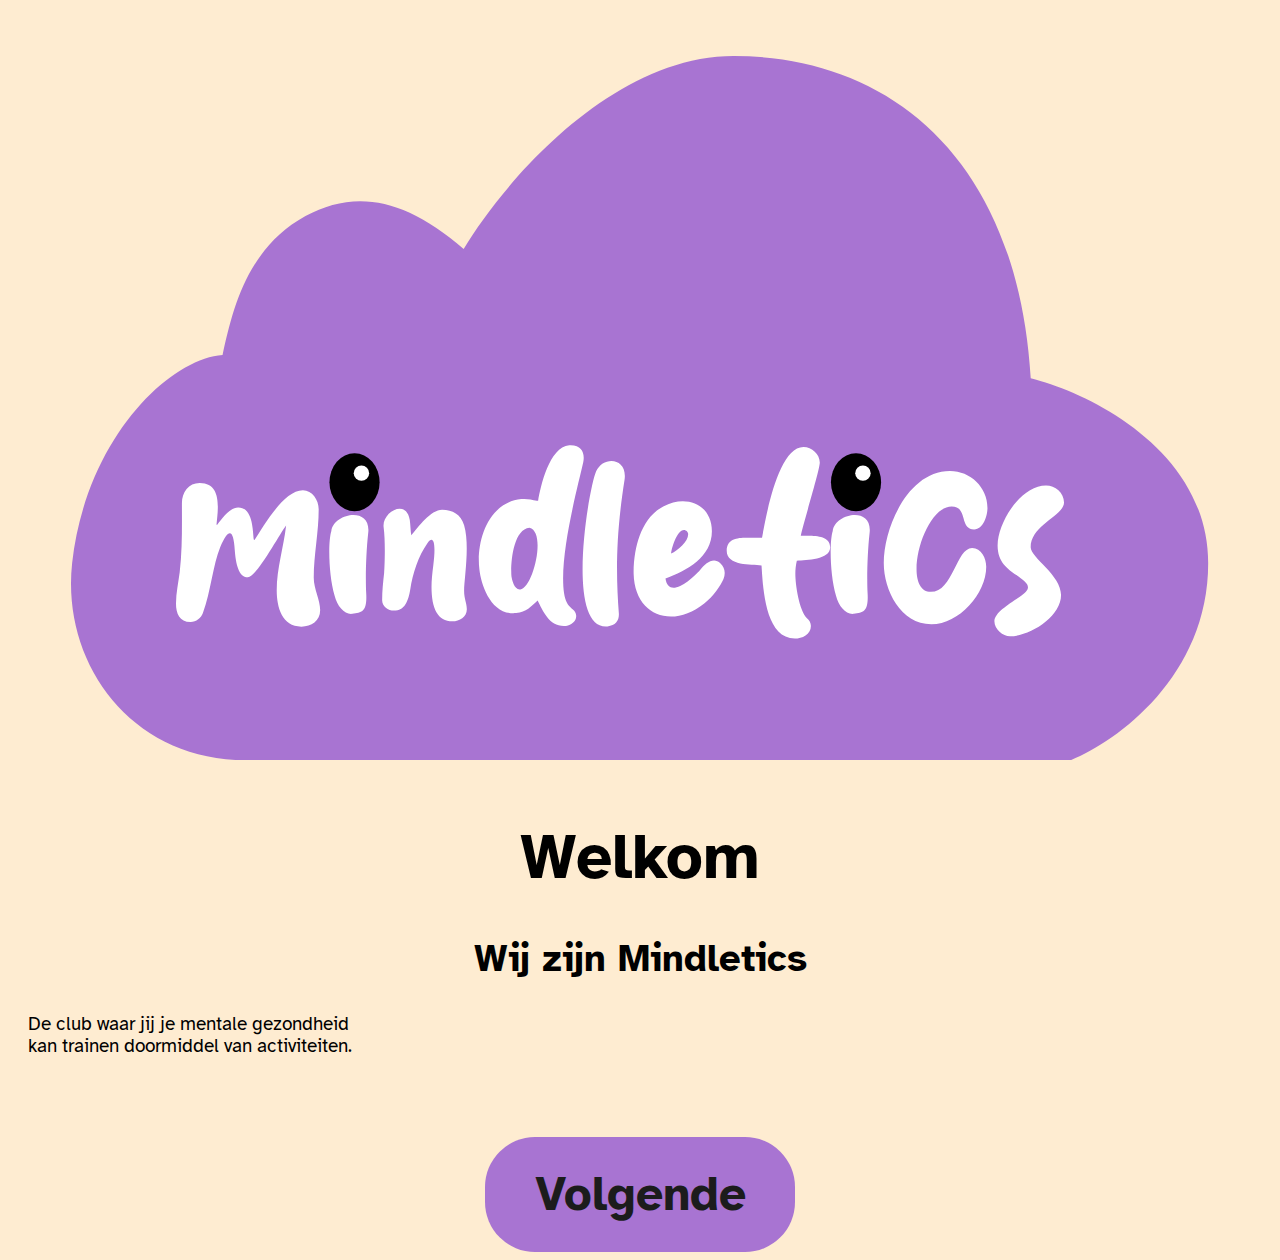
<file: index.html>
<!DOCTYPE html>
<html lang="en">
<head>
    <meta charset="UTF-8">
    <meta name="viewport" content="width=device-width, initial-scale=1.0">
    <title>Document</title>
    <link rel="stylesheet" href="index.css">
    <link rel="stylesheet" href="normalize.css">
    <link rel="preconnect" href="https://fonts.googleapis.com">
<link rel="preconnect" href="https://fonts.gstatic.com" crossorigin>
<link href="https://fonts.googleapis.com/css2?family=Atkinson+Hyperlegible:ital,wght@0,400;0,700;1,400;1,700&display=swap" rel="stylesheet">
</head>
<body>
    <header>
        <div>
        <img src="Mediafolder/cloud.svg" alt=""></div>
    </header>
    <main><div>
        <h1>
           Welkom
        </h1>
        <h2>Wij zijn Mindletics</h2>
        <p>De club waar jij je mentale gezondheid<br> kan trainen doormiddel van activiteiten.</p>
    </div>
    <div class="volgende">
        <a href="">Volgende</a>
    </div>
    </main>
</body>
</html>
</file>
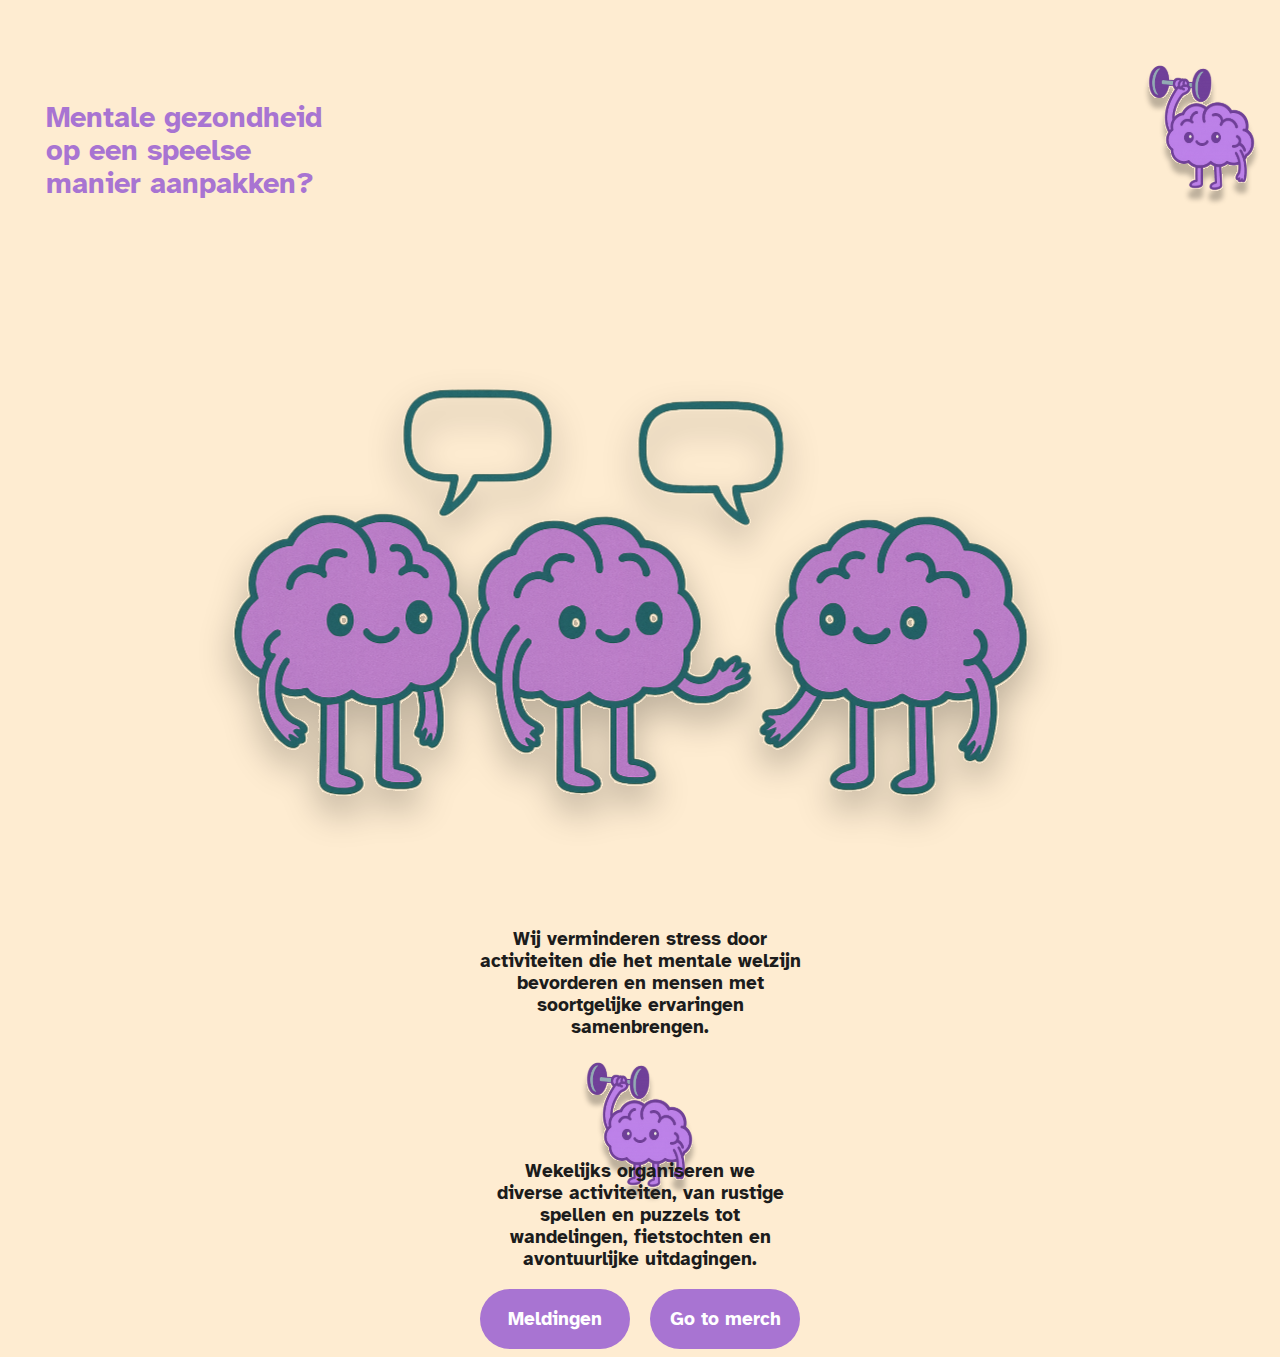
<file: home.html>
<!DOCTYPE html>
<html lang="en">
<head>
    <meta charset="UTF-8">
    <meta name="viewport" content="width=device-width, initial-scale=1.0">
    <title>Home</title>
    <link rel="stylesheet" href="style.css">
    <link rel="stylesheet" href="normalize.css">
    <link rel="preconnect" href="https://fonts.googleapis.com">
<link rel="preconnect" href="https://fonts.gstatic.com" crossorigin>
<link href="https://fonts.googleapis.com/css2?family=Atkinson+Hyperlegible:ital,wght@0,400;0,700;1,400;1,700&display=swap" rel="stylesheet">
</head>
<body>
    <header class="homeh">
        <h1>
            Mentale gezondheid<br> op een speelse<br> manier aanpakken?
        </h1>
        <img src="Mediafolder/dumbell.svg" alt="">
    </header>
    <main class="homem">
        <div class="samenbrengen">
        <img src="Mediafolder/talking.svg" alt="">
        <p>Wij verminderen stress door<br> activiteiten die het mentale welzijn<br> bevorderen en mensen met<br> soortgelijke ervaringen<br> samenbrengen.</p>
    </div>
    <div class="activiteiten">
        <img src="Mediafolder/dumbell.svg" alt="">
        <p>Wekelijks organiseren we<br> diverse activiteiten, van rustige<br> spellen en puzzels tot<br> wandelingen, fietstochten en<br> avontuurlijke uitdagingen.</p>
    </div>
    <div class="links2">
        <a href="meldingen1.html">Meldingen</a>
        <a href="merch.html">Go to merch</a>

    </div>
    </main>
</body>
</html>
</file>
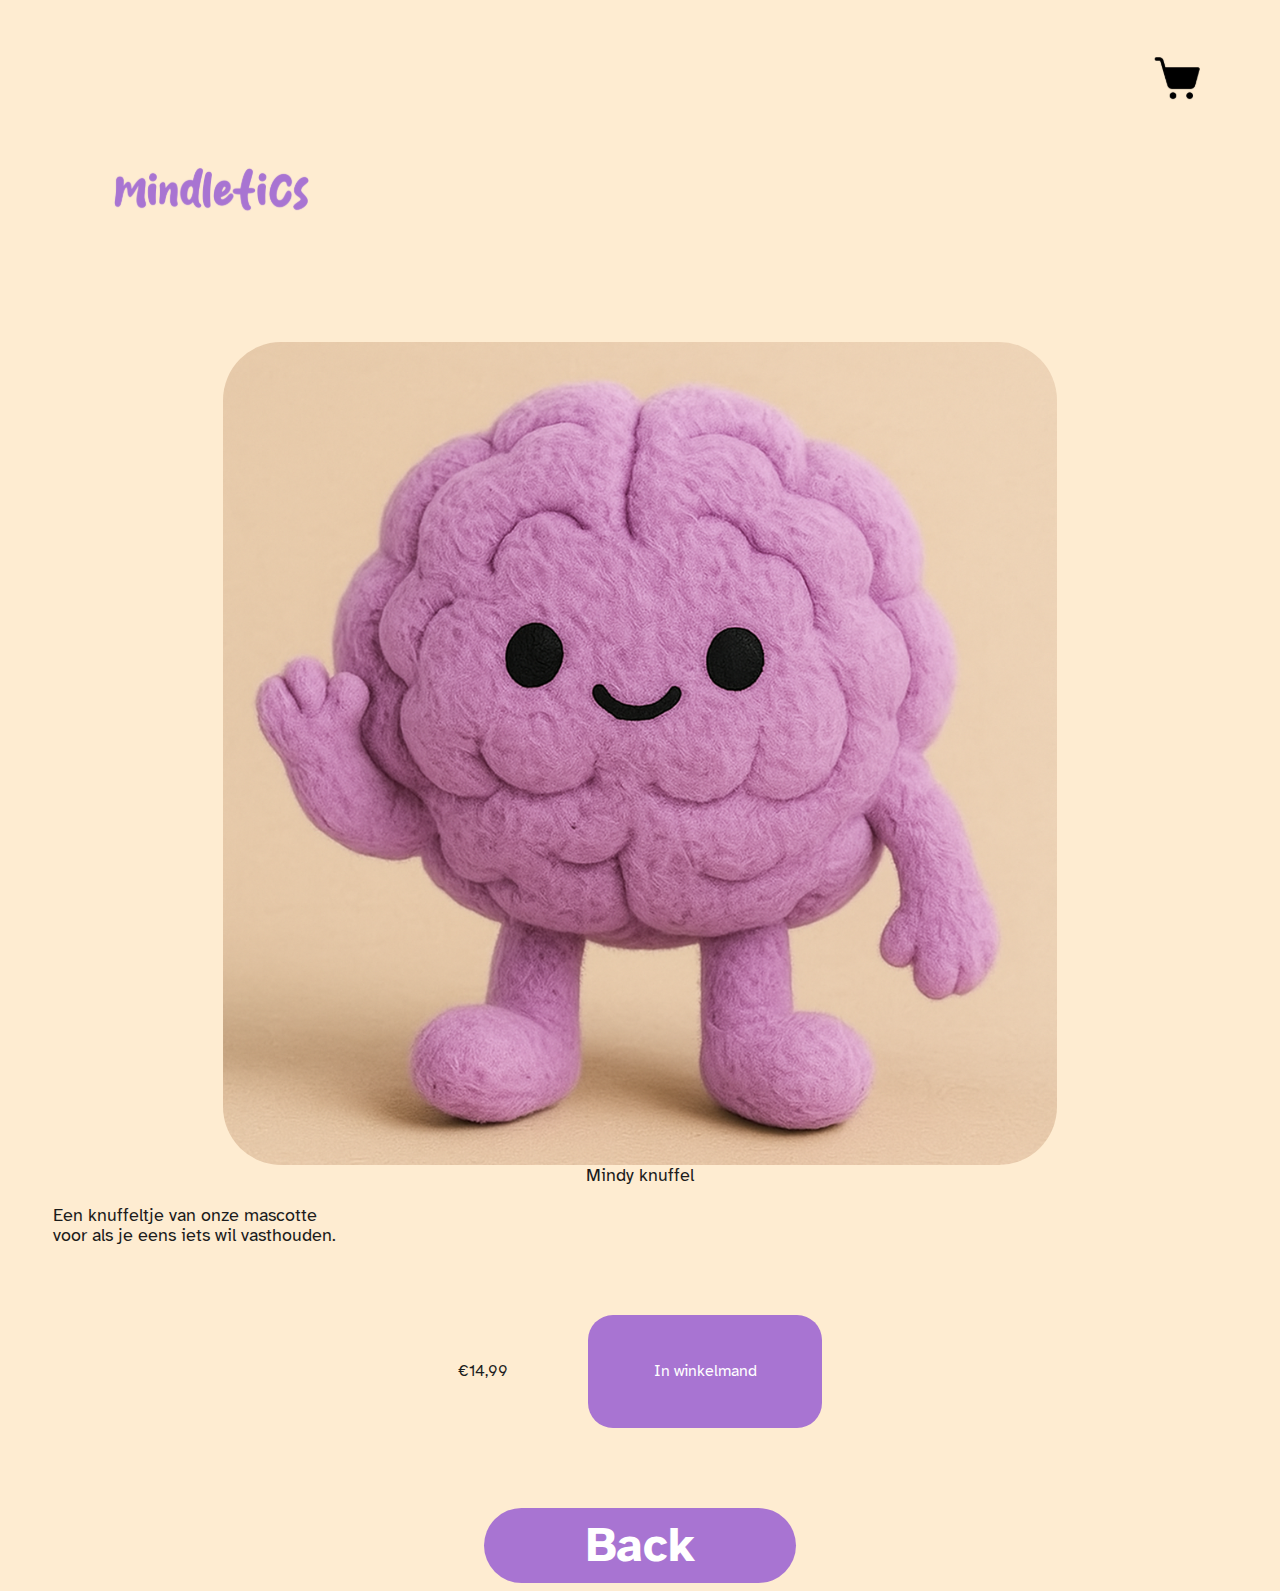
<file: knuffel.html>
<!DOCTYPE html>
<html lang="en">
<head>
    <meta charset="UTF-8">
    <meta name="viewport" content="width=device-width, initial-scale=1.0">
    <title>Document</title>
    <link rel="stylesheet" href="style.css">
    <link rel="stylesheet" href="normalize.css">
    <link rel="preconnect" href="https://fonts.googleapis.com">
<link rel="preconnect" href="https://fonts.gstatic.com" crossorigin>
<link href="https://fonts.googleapis.com/css2?family=Atkinson+Hyperlegible:ital,wght@0,400;0,700;1,400;1,700&display=swap" rel="stylesheet">
</head>
<body>
    <header>
        <nav class="merchnav">
            <div>
                <a href="home.html"><img class="logo1"src="Mediafolder/logo.svg" alt=""></a>
                <a href=""><img class="cart" src="Mediafolder/Shopping Cart-1.svg" alt=""></a>
            </div></nav>
    </header>
    <main>
        <div class="knuffeldiv">
            <img class="knuffeltje" src="Mediafolder/knuffel.svg" alt="">
            <p>Mindy knuffel</p>
            <p class="uitleg">Een knuffeltje van onze mascotte<br> voor als je eens iets wil vasthouden.</p>
        </div>
        <div class="prijs">
            <p>€14,99</p>
            <a class="winkelmand"href="#">In winkelmand</a>
        </div>
        <div class="back"><a href="merch.html">Back</a></div>
    </main>
</body>
</html>
</file>
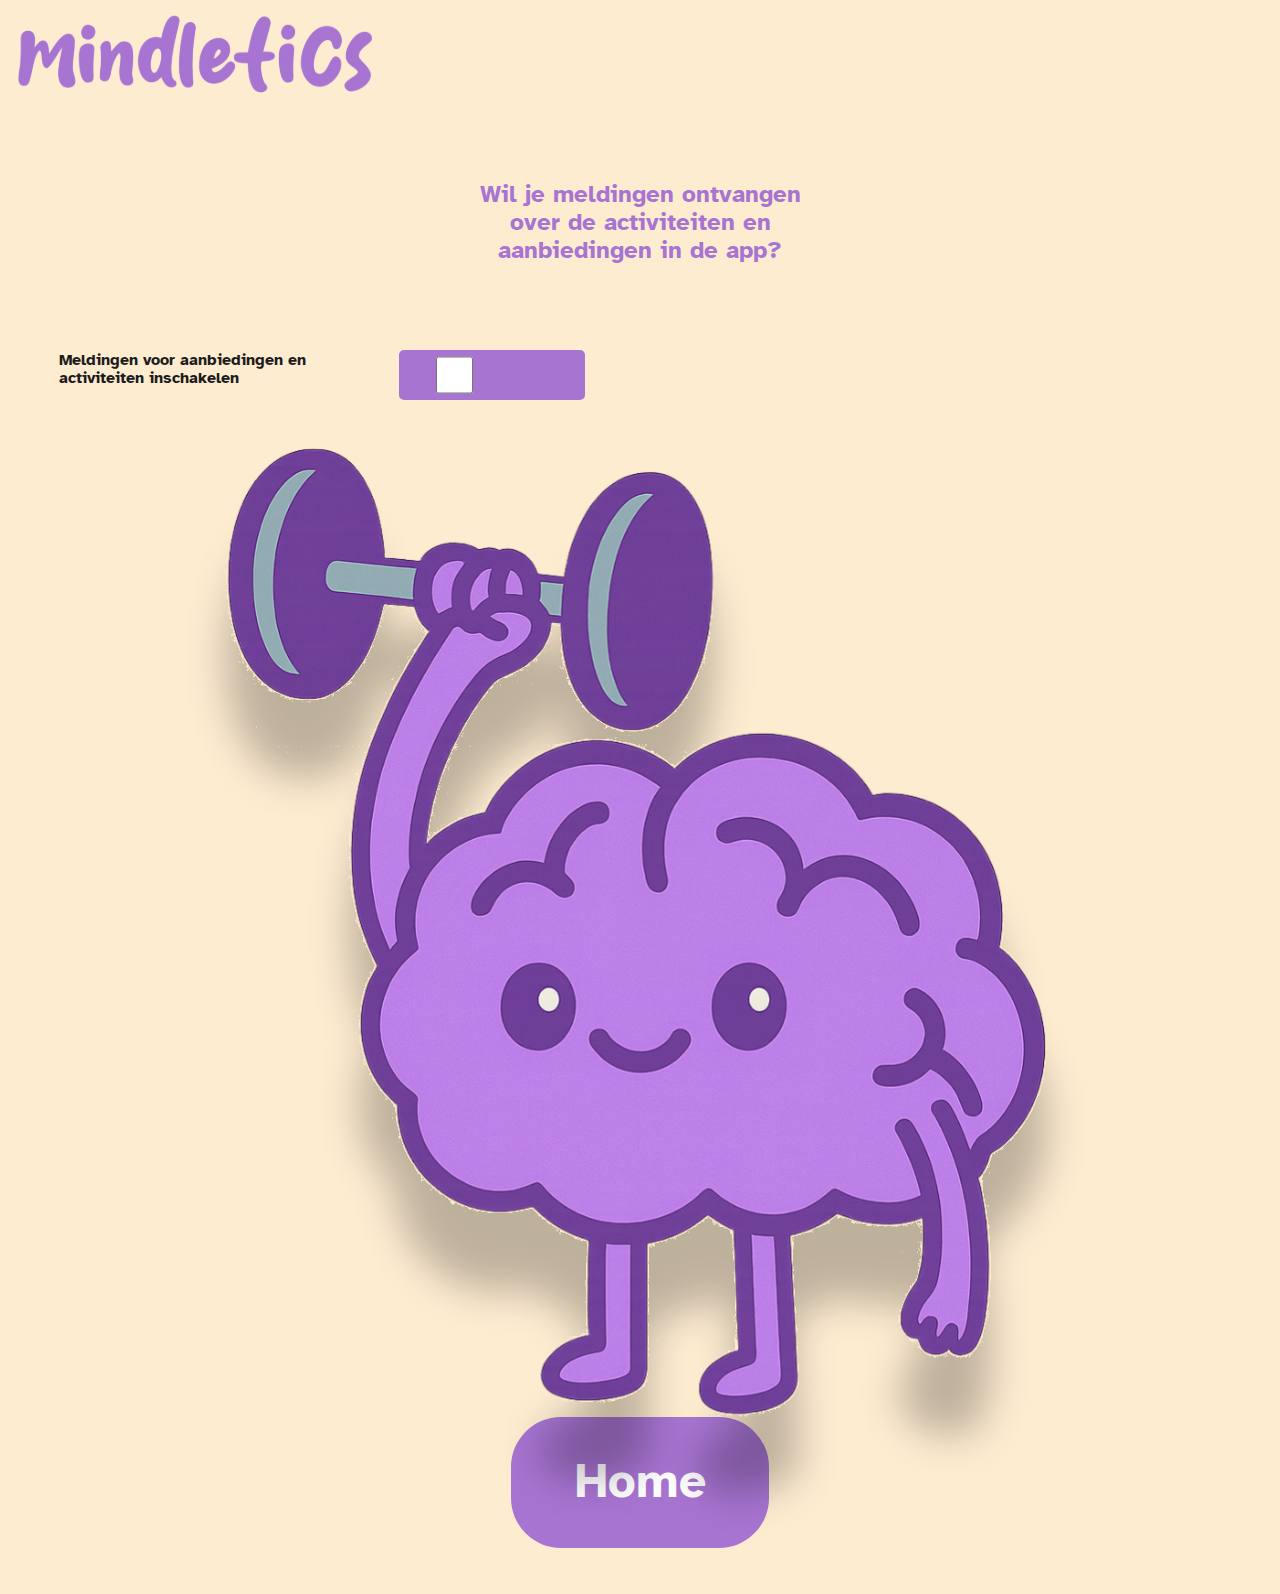
<file: meldingen1.html>
<!DOCTYPE html>
<html lang="en">
<head>
    <meta charset="UTF-8">
    <meta name="viewport" content="width=device-width, initial-scale=1.0">
    <title>Meldingen</title>
    <link rel="stylesheet" href="style.css">
    <link rel="stylesheet" href="normalize.css">
    <link rel="preconnect" href="https://fonts.googleapis.com">
<link rel="preconnect" href="https://fonts.gstatic.com" crossorigin>
<link href="https://fonts.googleapis.com/css2?family=Atkinson+Hyperlegible:ital,wght@0,400;0,700;1,400;1,700&display=swap" rel="stylesheet">
</head>
<body>
    <header class="logo2">
        <a href="home.html"><img src="Mediafolder/logo.svg" alt=""></a>
    </header>
    <main>
        <div class="vraag">
            <h2>Wil je meldingen ontvangen<br> over de activiteiten en<br> aanbiedingen in de app?</h2>
        </div>
        <div class="action">
            <p>Meldingen voor aanbiedingen en<br>activiteiten inschakelen </p>
            <div class="check"><label for="checkbox"class="chechboxlabel"></label>
            <input type="checkbox"></div>
            </div>
            <div class="dumbell1"><img src="Mediafolder/dumbell.svg" alt=""></div>
            <div class="homebtndiv1">
                <a class="homebtn1"href="home.html">Home</a>
            </div>
    </main>
    
</body>
</html>
</file>
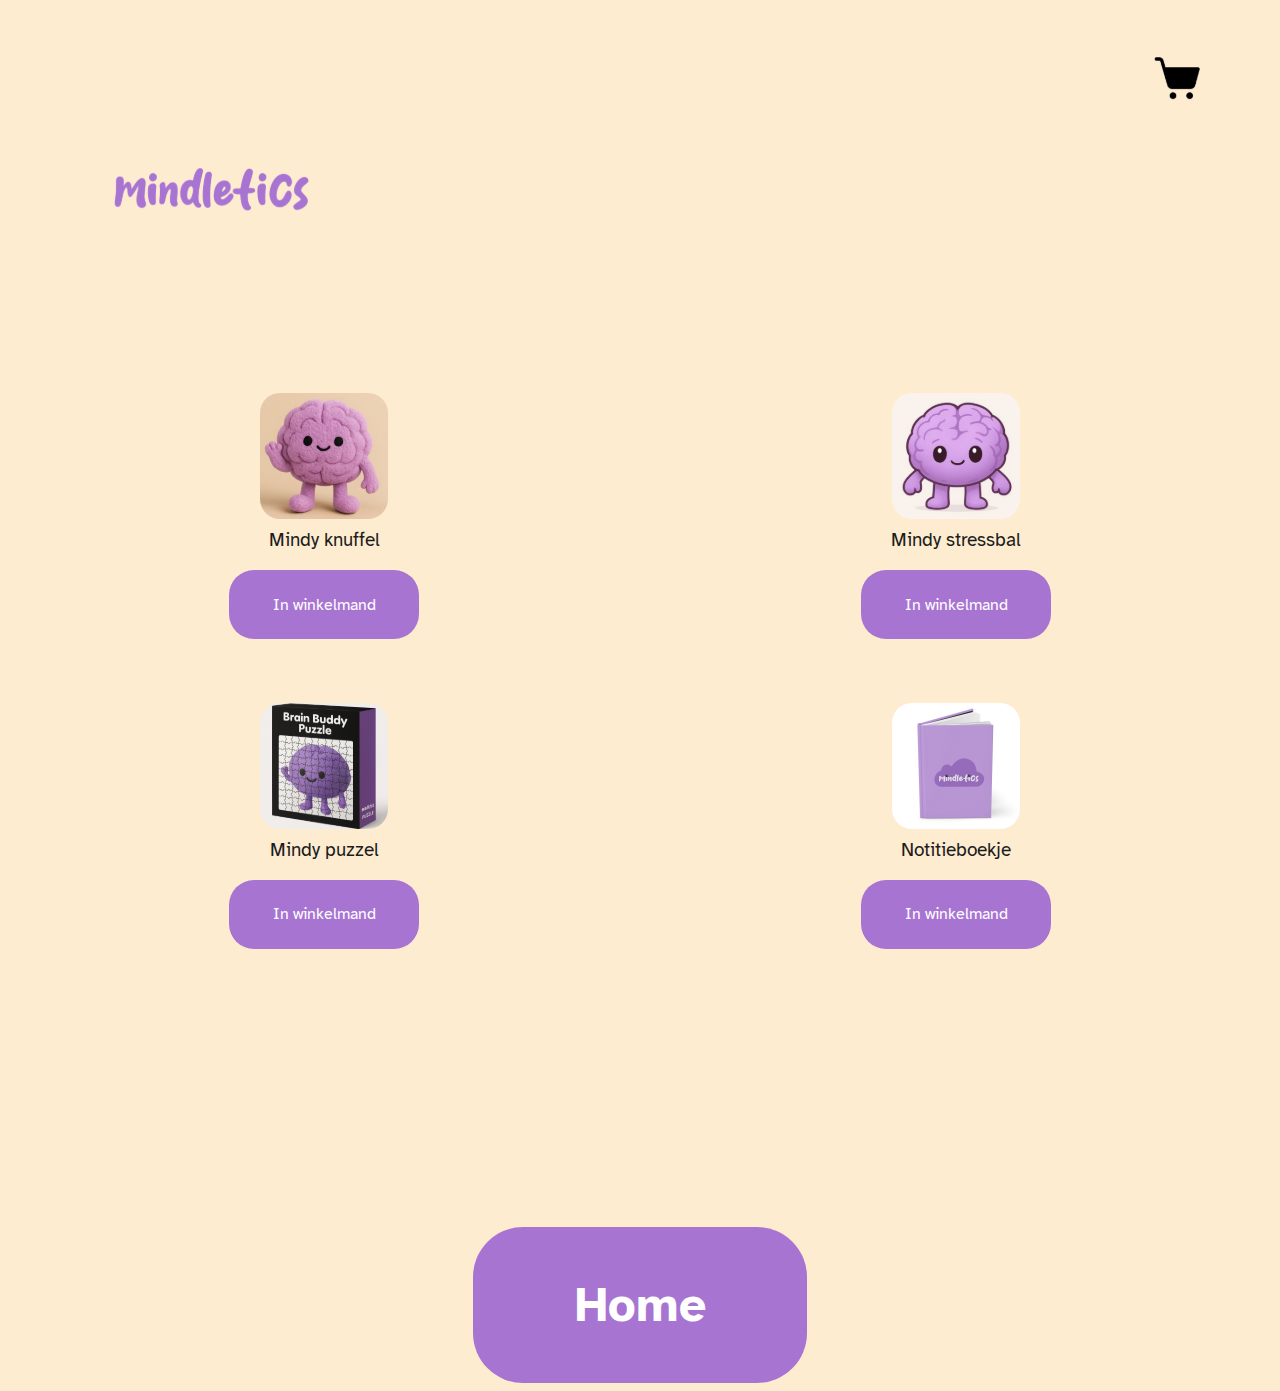
<file: merch.html>
<!DOCTYPE html>
<html lang="en">
<head>
    <meta charset="UTF-8">
    <meta name="viewport" content="width=device-width, initial-scale=1.0">
    <title>Merch</title>
    <link rel="stylesheet" href="style.css">
    <link rel="stylesheet" href="normalize.css">
    <link rel="preconnect" href="https://fonts.googleapis.com">
<link rel="preconnect" href="https://fonts.gstatic.com" crossorigin>
<link href="https://fonts.googleapis.com/css2?family=Atkinson+Hyperlegible:ital,wght@0,400;0,700;1,400;1,700&display=swap" rel="stylesheet">
</head>
<body>
    <header>
        <nav class="merchnav">
            <div>
                <a href="home.html"><img class="logo1"src="Mediafolder/logo.svg" alt=""></a>
                <a href=""><img class="cart" src="Mediafolder/Shopping Cart-1.svg" alt=""></a>
            </div></nav></header>
            <div class="items">
                <div>
                    <a href="knuffel.html"><img src="Mediafolder/knuffel-s.svg" alt="">
                    <p>Mindy knuffel</p></a>
                    <a class="winkelmand"href="#">In winkelmand</a>
                </div>
                <div>
                    <a href="stressbal.html"><img src="Mediafolder/stressbal-s.svg" alt="">
                    <p>Mindy stressbal</p></a>
                    <a class="winkelmand"href="#">In winkelmand</a>
                </div>
                <div>
                    <a href=""><img src="Mediafolder/puzzle-s.svg" alt="">
                    <p>Mindy puzzel</p></a>
                    <a class="winkelmand"href="#">In winkelmand</a>
                </div>
                <div>
                    <a href=""><img src="Mediafolder/notebook-s.svg" alt="">
                    <p>Notitieboekje</p></a>
                    <a class="winkelmand"href="#">In winkelmand</a>
                </div>
               
            </div>
             <div class="homebtndiv">
                    <a class="homebtn"href="home.html">Home</a>
                </div>

        
    
</body>
</html>
</file>
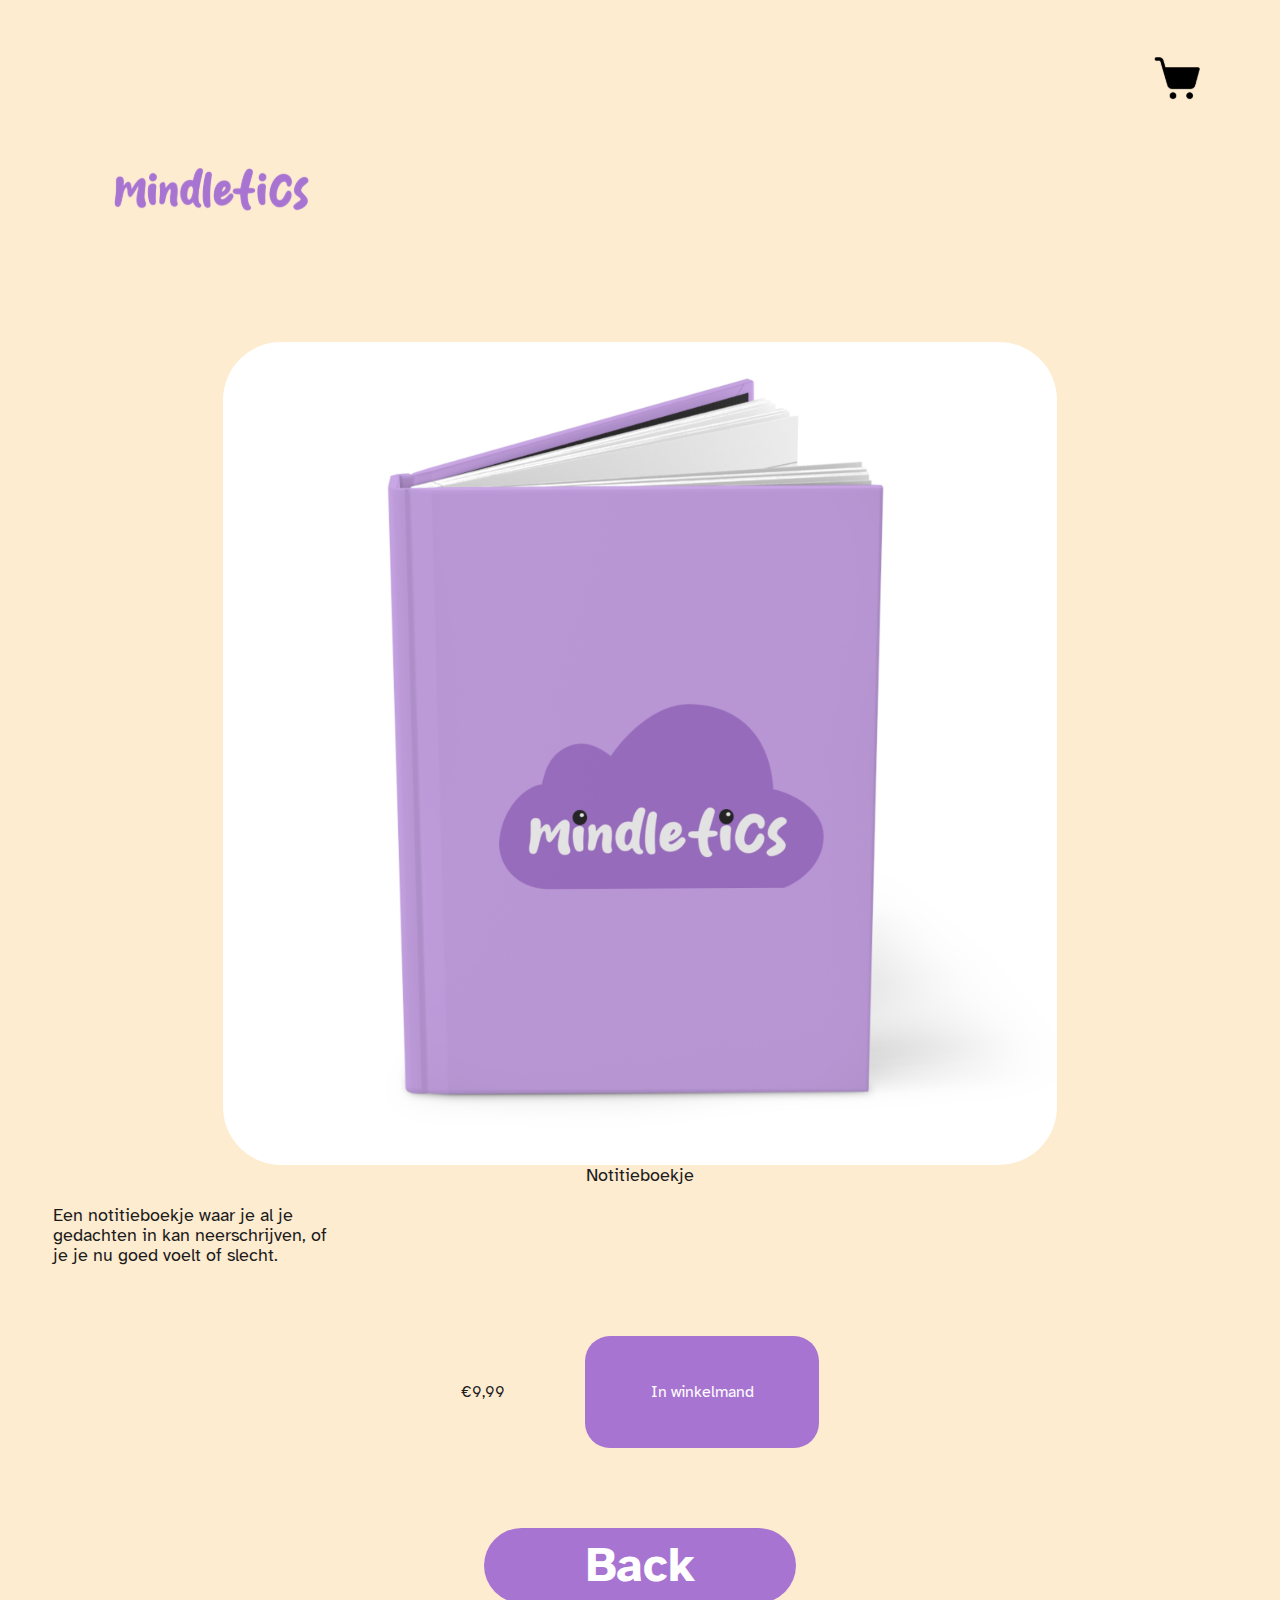
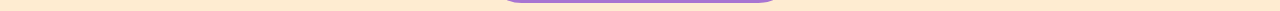
<file: notebook.html>
<!DOCTYPE html>
<html lang="en">
<head>
    <meta charset="UTF-8">
    <meta name="viewport" content="width=device-width, initial-scale=1.0">
    <title>Notitieboekje</title>
    <link rel="stylesheet" href="style.css">
    <link rel="stylesheet" href="normalize.css">
    <link rel="preconnect" href="https://fonts.googleapis.com">
<link rel="preconnect" href="https://fonts.gstatic.com" crossorigin>
<link href="https://fonts.googleapis.com/css2?family=Atkinson+Hyperlegible:ital,wght@0,400;0,700;1,400;1,700&display=swap" rel="stylesheet">
</head>
<body>
    <header>
        <nav class="merchnav">
            <div>
                <a href="home.html"><img class="logo1"src="Mediafolder/logo.svg" alt=""></a>
                <a href=""><img class="cart" src="Mediafolder/Shopping Cart-1.svg" alt=""></a>
            </div></nav>
    </header>
    <main>
        <div class="knuffeldiv">
            <img class="knuffeltje" src="Mediafolder/notebook.svg" alt="">
            <p>Notitieboekje</p>
            <p class="uitleg">Een notitieboekje waar je al je <br> gedachten in kan neerschrijven, of<br> je je nu goed voelt of slecht.</p>
        </div>
        <div class="prijs">
            <p> €9,99</p>
            <a class="winkelmand"href="#">In winkelmand</a>
        </div>
        <div class="back"><a href="merch.html">Back</a></div>
    </main>
</body>
</html>
</file>
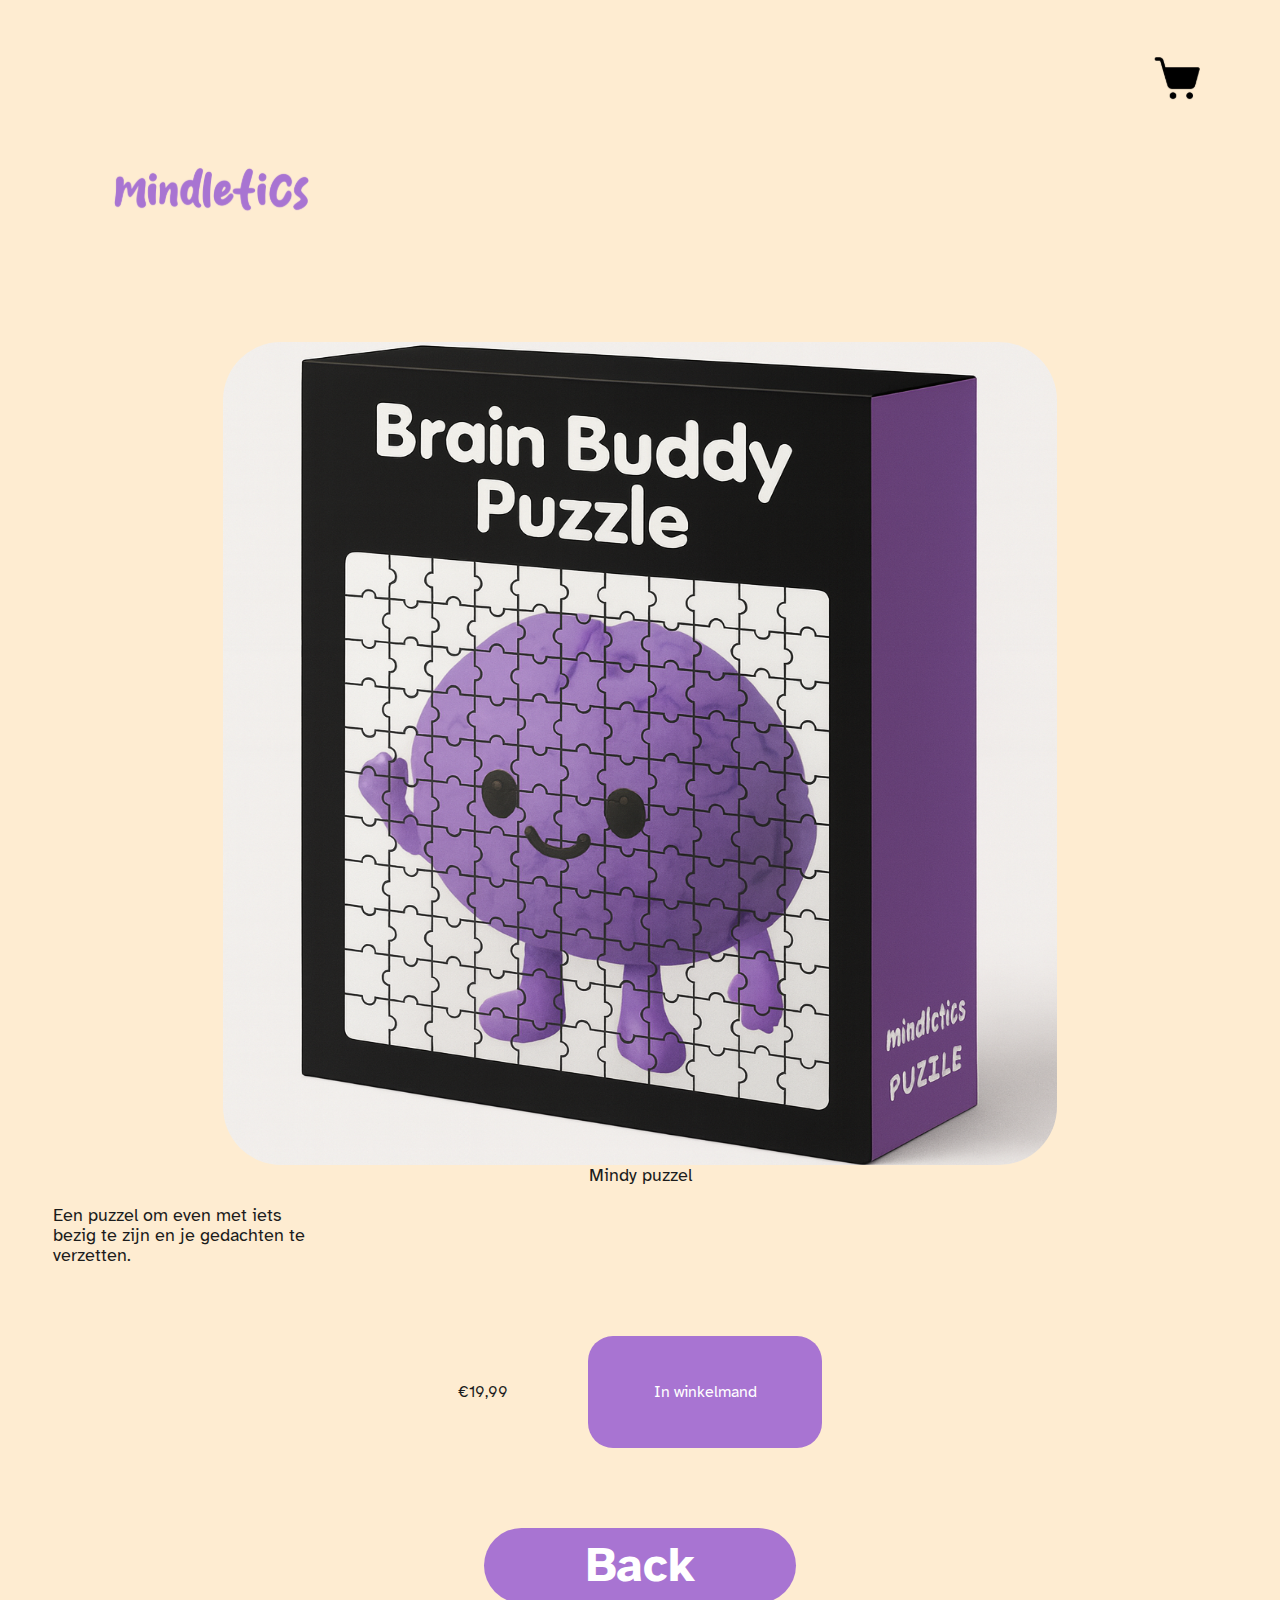
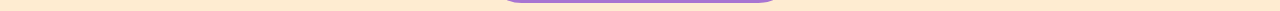
<file: puzzel.html>
<!DOCTYPE html>
<html lang="en">
<head>
    <meta charset="UTF-8">
    <meta name="viewport" content="width=device-width, initial-scale=1.0">
    <title>Puzzel</title>
    <link rel="stylesheet" href="style.css">
    <link rel="stylesheet" href="normalize.css">
    <link rel="preconnect" href="https://fonts.googleapis.com">
<link rel="preconnect" href="https://fonts.gstatic.com" crossorigin>
<link href="https://fonts.googleapis.com/css2?family=Atkinson+Hyperlegible:ital,wght@0,400;0,700;1,400;1,700&display=swap" rel="stylesheet">
</head>
<body>
    <header>
        <nav class="merchnav">
            <div>
                <a href="home.html"><img class="logo1"src="Mediafolder/logo.svg" alt=""></a>
                <a href=""><img class="cart" src="Mediafolder/Shopping Cart-1.svg" alt=""></a>
            </div></nav>
    </header>
    <main>
        <div class="knuffeldiv">
            <img class="knuffeltje" src="Mediafolder/puzzle.svg" alt="">
            <p>Mindy puzzel</p>
            <p class="uitleg">Een puzzel om even met iets<br> bezig te zijn en je gedachten te<br> verzetten.</p>
        </div>
        <div class="prijs">
            <p>€19,99</p>
            <a class="winkelmand"href="#">In winkelmand</a>
        </div>
        <div class="back"><a href="merch.html">Back</a></div>
    </main>
</body>
</html>
</file>
<file: index.css>
body {
    background-color: #FEECD1;
    font-family: Atkinson Hyperlegible;
}
header div {
    display: flex;
    justify-content: center;
    padding-top: 3em;
}
header img {
    width: 90%;
    margin-bottom: 1em;
}
div h1 {
    font-size: 4em;
    text-align: center;
}

div h2 {
    text-align: center;
    font-size: 2.4em;
    max-width: 100%;
}

div p {
    font-size: 1.2em;
    text-align: left;
    margin: 20px;
    max-width: 100%;
}

div a {
    text-decoration: none;
    color: #1C1C1C;
    background-color: #A874D2;
    border-radius: 50px;
    padding: 30px;
    font-weight: bolder;
    font-size: 3em;
    display: flex;
    justify-content: center;
    width: 250px
}

.volgende {
    display: flex;
    justify-content: center;
    margin-top: 5em;
}
</file>
<file: style.css>
a {
  color: #ffffff;
}
body {
  background-color: #feecd1;
  font-family: Atkinson Hyperlegible;
  color: #1c1c1c;
}
.indexh div {
  display: flex;
  justify-content: center;
  padding-top: 3em;
}
.indexh img {
  width: 90%;
  margin-bottom: 1em;
}
.indexm div h1 {
  font-size: 4em;
  text-align: center;
}

.indexm div h2 {
  text-align: center;
  font-size: 2.4em;
  max-width: 100%;
}

.indexm div p {
  font-size: 1.2em;
  text-align: left;
  margin: 20px;
  max-width: 100%;
}

.indexm div a {
  text-decoration: none;

  background-color: #a874d2;
  border-radius: 50px;
  padding: 30px;
  font-weight: bolder;
  font-size: 3em;
  display: flex;
  justify-content: center;
  width: 250px;
}

.volgende {
  display: flex;
  justify-content: center;
  margin-top: 5em;
}

.homeh {
  margin-top: 8%;
}
.homeh h1 {
  color: #a874d2;
  font-size: 1.8em;
  margin-left: 3%;
  font-weight: bold;
}
.homeh img {
  position: absolute;
  top: 60px;
  right: 1%;
  max-width: 90%;
  z-index: -1;
}
.samenbrengen {
  display: flex;
  justify-content: center;
  flex-direction: column;
}
.samenbrengen p {
  text-align: center;
  font-size: 1.2em;
  font-weight: bold;
  margin-top: -30px;
}
.samenbrengen img {
  margin-left: 15%;
  margin-right: 15%;
  margin-top: 10%;
}
.activiteiten {
  display: flex;
  justify-content: center;
  flex-direction: column;
}
.activiteiten p {
  text-align: center;
  font-size: 1.2em;
  font-weight: bold;
  margin-top: -4%;
}
.activiteiten img {
  margin: 0 auto;
  max-width: 80%;
}
.links2 {
  display: flex;
  flex-direction: row;
  gap: 20px;
  justify-content: center;
}

.links2 a {
  text-decoration: none;
  display: flex;
  width: 150px;
  height: 60px;
  text-align: center;

  background-color: #a874d2;
  border-radius: 50px;
  font-weight: bold;
  font-size: 1.2em;
  place-items: center;
  justify-content: center;
}
.merchnav div {
  display: flex;
  flex-direction: row;
  gap: 10px;
  margin-top: 13%;
  margin-left: 8%;
}
.logo1 {
  width: 200px;
}
.cart {
  position: absolute;
  top: 6%;
  right: 6%;
}
.items div {
  display: flex;
  flex-direction: column;
  align-items: center;
}
.items {
  display: grid;
  grid-template-columns: repeat(2, 1fr);
  margin-top: 13%;
}
.winkelmand {
  text-decoration: none;
  color: #ffffff;
  background-color: #a874d2;
  padding: 4%;
  border-radius: 25px;
  width: 140px;
  text-align: center;
}
.items div {
  margin-bottom: 10%;
}
.items p {
  margin-top: 6px;
  font-size: 1.2em;
  color: #1c1c1c;
}
.homebtn {
  text-decoration: none;
  background-color: #a874d2;
  border-radius: 50px;
  padding: 4%;
  padding-left: 8%;
  padding-right: 8%;
  font-weight: bolder;
  font-size: 3em;
  display: flex;
  justify-content: center;
}
.homebtndiv {
  display: flex;
  justify-content: center;
  margin-top: 17%;
}
.items a {
  text-decoration: none;
  text-align: center;
}

.knuffeltje {
  padding-left: 17%;
  padding-right: 17%;
}
.knuffeldiv {
  display: flex;
  justify-content: center;
  flex-direction: column;
  margin-top: 9%;
  text-align: center;
  font-size: 1.1em;
}
.knuffeldiv p {
  margin: 0 45px 20px 45px;
}
.uitleg {
  text-align: left;
}
.prijs {
  display: flex;
  flex-direction: row;
  place-items: center;
  justify-content: center;
  gap: 80px;
  padding-left: 45px;
  padding-right: 45px;
  margin-top: 50px;
}
.back {
  display: flex;
  justify-content: center;
  margin-top: 80px;
}

.back a {
  text-decoration: none;
  background-color: #a874d2;
  border-radius: 50px;
  padding: 10px;
  padding-left: 8%;
  padding-right: 8%;
  font-weight: bold;
  font-size: 3em;
  display: flex;
  justify-content: center;
}

.check {
  display: flex;
  background-color: #a874d2;
  color: #a874d2;
  width: 16%;
  height: 20%;
  border-radius: 5px;
  margin-top: 15px;
}
label {
  width: 20%;
  height: 50px;
}
input {
  width: 20%;
  height: 50px;
}
.vraag {
  color: #a874d2;
  text-align: center;
  margin-top: 60px;
}
.logo2 {
  width: 100%;
}

.action {
  display: flex;
  flex-direction: row;
  justify-content: left;
  padding: 4%;
  gap: 8%;
}
.action p {
  font-weight: bold;
}
.dumbell1 img {
  width: 80%;
}
.dumbell1 {
  display: flex;
  justify-content: center;
  position: relative;
  top: -50px;
}
.homebtn1 {
  text-decoration: none;
  background-color: #a874d2;
  border-radius: 50px;
  padding: 3%;
  padding-left: 5%;
  padding-right: 5%;
  font-weight: bolder;
  font-size: 3em;
  display: flex;
  justify-content: center;
}
.homebtndiv1 {
  display: flex;
  justify-content: center;
  margin-top: -18%;
}
</file>
